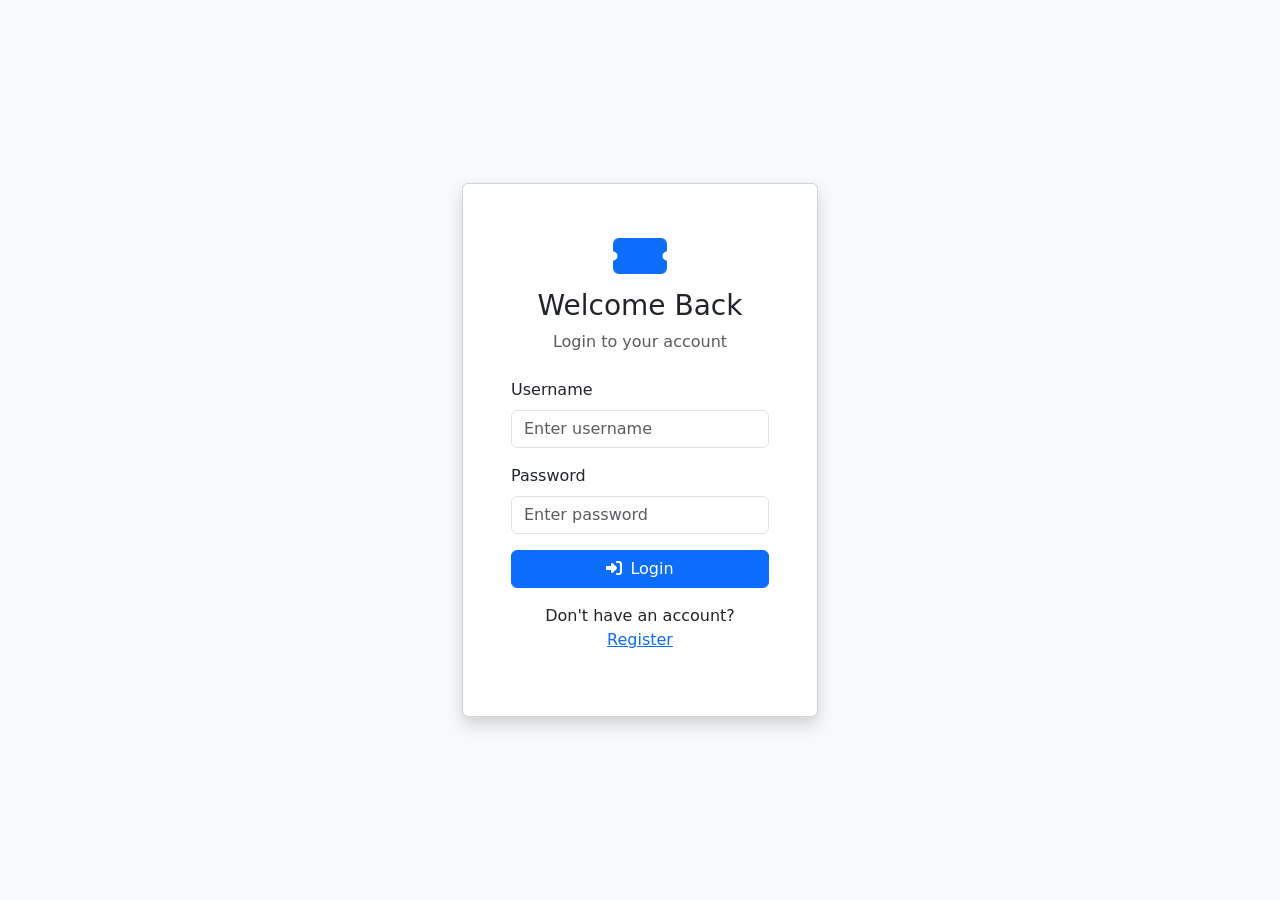
<file: frontend_v2/login.html>
<!DOCTYPE html>
<html lang="en">
<head>
    <meta charset="UTF-8">
    <meta name="viewport" content="width=device-width, initial-scale=1.0">
    <title>Login - TicketSaaS</title>
    <link href="https://cdn.jsdelivr.net/npm/bootstrap@5.3.0/dist/css/bootstrap.min.css" rel="stylesheet">
    <link rel="stylesheet" href="https://cdnjs.cloudflare.com/ajax/libs/font-awesome/6.4.0/css/all.min.css">
    <link rel="stylesheet" href="css/style.css">
</head>
<body class="bg-light">
    <div class="container">
        <div class="row justify-content-center min-vh-100 align-items-center">
            <div class="col-md-6 col-lg-4">
                <div class="card shadow">
                    <div class="card-body p-5">
                        <div class="text-center mb-4">
                            <i class="fas fa-ticket-alt fa-3x text-primary"></i>
                            <h3 class="mt-2">Welcome Back</h3>
                            <p class="text-muted">Login to your account</p>
                        </div>
                        <form id="loginForm">
                            <div class="mb-3">
                                <label for="username" class="form-label">Username</label>
                                <input type="text" class="form-control" id="username" placeholder="Enter username" required>
                            </div>
                            <div class="mb-3">
                                <label for="password" class="form-label">Password</label>
                                <input type="password" class="form-control" id="password" placeholder="Enter password" required>
                            </div>
                            <div id="loginError" class="alert alert-danger d-none"></div>
                            <button type="submit" class="btn btn-primary w-100">
                                <i class="fas fa-sign-in-alt me-2"></i>Login
                            </button>
                        </form>
                        <p class="text-center mt-3">
                            Don't have an account? <a href="register.html">Register</a>
                        </p>
                    </div>
                </div>
            </div>
        </div>
    </div>

    <script src="https://cdn.jsdelivr.net/npm/bootstrap@5.3.0/dist/js/bootstrap.bundle.min.js"></script>
    <script src="js/api.js"></script>
    <script src="js/auth.js"></script>
</body>
</html>
</file>
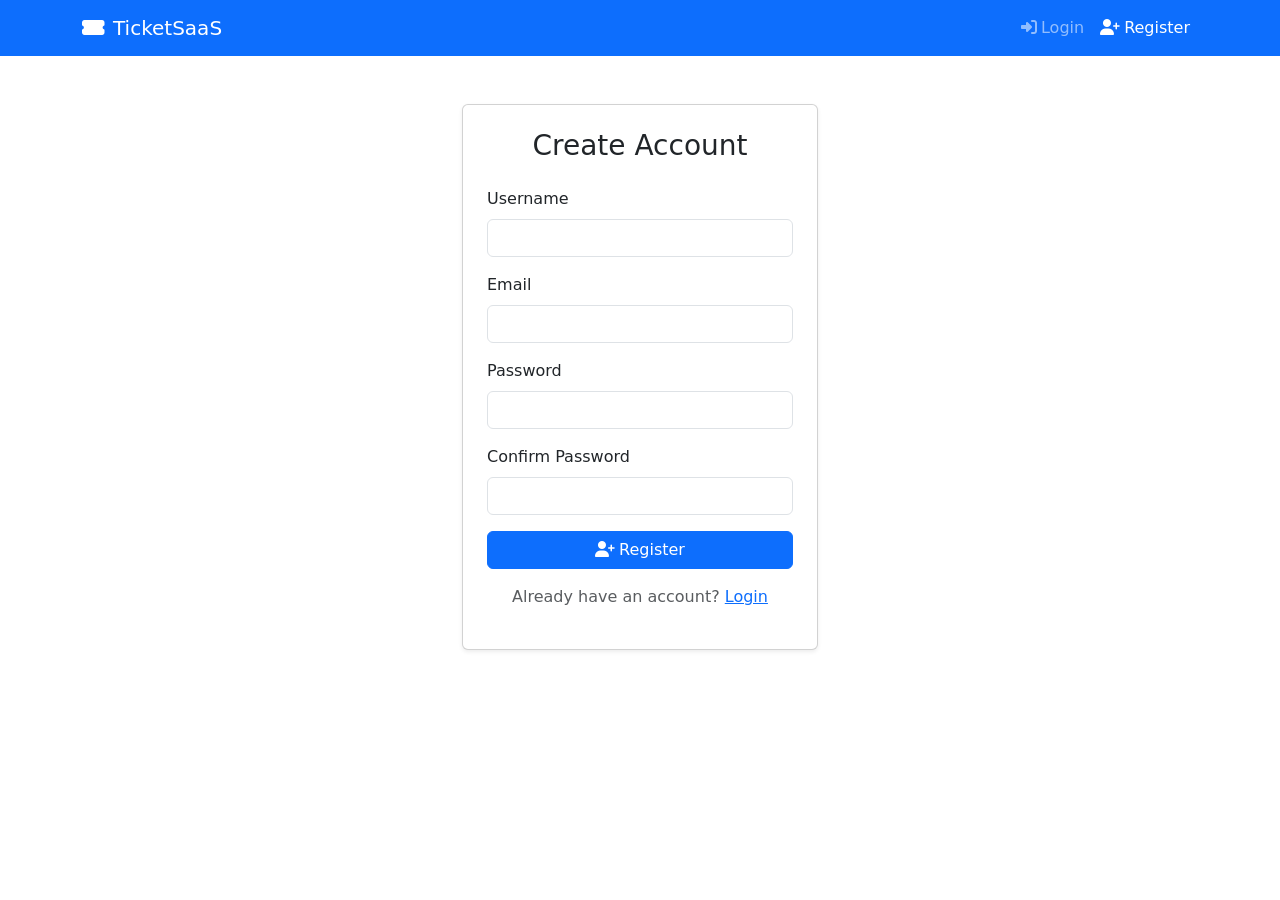
<file: frontend_v2/register.html>
<!DOCTYPE html>
<html lang="en">
<head>
    <meta charset="UTF-8">
    <meta name="viewport" content="width=device-width, initial-scale=1.0">
    <title>Register - TicketSaaS</title>
    <link href="https://cdn.jsdelivr.net/npm/bootstrap@5.3.0/dist/css/bootstrap.min.css" rel="stylesheet">
    <link rel="stylesheet" href="https://cdnjs.cloudflare.com/ajax/libs/font-awesome/6.4.0/css/all.min.css">
    <link rel="stylesheet" href="css/style.css">
</head>
<body>
    <!-- Navigation -->
    <nav class="navbar navbar-expand-lg navbar-dark bg-primary">
        <div class="container">
            <a class="navbar-brand" href="index.html">
                <i class="fas fa-ticket-alt me-2"></i>TicketSaaS
            </a>
            <button class="navbar-toggler" type="button" data-bs-toggle="collapse" data-bs-target="#navbarNav">
                <span class="navbar-toggler-icon"></span>
            </button>
            <div class="collapse navbar-collapse" id="navbarNav">
                <ul class="navbar-nav ms-auto">
                    <li class="nav-item">
                        <a class="nav-link" href="login.html">
                            <i class="fas fa-sign-in-alt me-1"></i>Login
                        </a>
                    </li>
                    <li class="nav-item">
                        <a class="nav-link active" href="register.html">
                            <i class="fas fa-user-plus me-1"></i>Register
                        </a>
                    </li>
                </ul>
            </div>
        </div>
    </nav>

    <!-- Register Form -->
    <div class="container py-5">
        <div class="row justify-content-center">
            <div class="col-md-6 col-lg-4">
                <div class="card shadow-sm">
                    <div class="card-body p-4">
                        <h3 class="text-center mb-4">Create Account</h3>
                        <div id="registerError" class="alert alert-danger d-none"></div>
                        <form id="registerForm">
                            <div class="mb-3">
                                <label for="username" class="form-label">Username</label>
                                <input type="text" class="form-control" id="username" required autocomplete="username">
                            </div>
                            <div class="mb-3">
                                <label for="email" class="form-label">Email</label>
                                <input type="email" class="form-control" id="email" required autocomplete="email">
                            </div>
                            <div class="mb-3">
                                <label for="password" class="form-label">Password</label>
                                <input type="password" class="form-control" id="password" required minlength="8" autocomplete="new-password">
                            </div>
                            <div class="mb-3">
                                <label for="password2" class="form-label">Confirm Password</label>
                                <input type="password" class="form-control" id="password2" required minlength="8" autocomplete="new-password">
                            </div>
                            <button type="submit" class="btn btn-primary w-100">
                                <i class="fas fa-user-plus me-1"></i>Register
                            </button>
                        </form>
                        <div class="text-center mt-3">
                            <p class="text-muted">Already have an account? <a href="login.html">Login</a></p>
                        </div>
                    </div>
                </div>
            </div>
        </div>
    </div>

    <script src="https://cdn.jsdelivr.net/npm/bootstrap@5.3.0/dist/js/bootstrap.bundle.min.js"></script>
    <script src="js/api.js"></script>
    <script src="js/auth.js"></script>
</body>
</html>
</file>
<file: frontend_v2/css/style.css>
/* Custom Styles */
:root {
    --primary-color: #0d6efd;
    --secondary-color: #6c757d;
    --success-color: #198754;
    --danger-color: #dc3545;
    --warning-color: #ffc107;
}

/* Hero Section */
.hero-section {
    padding: 80px 0;
    background: linear-gradient(135deg, #f8f9fa 0%, #e9ecef 100%);
}

.min-vh-75 {
    min-height: 75vh;
}

/* Cards */
.card {
    transition: transform 0.2s, box-shadow 0.2s;
}

.card:hover {
    transform: translateY(-4px);
    box-shadow: 0 8px 16px rgba(0,0,0,0.1) !important;
}

/* Status Badges */
.badge-status {
    padding: 6px 12px;
    border-radius: 20px;
    font-size: 0.75rem;
}

.badge-status-backlog { background-color: #e9ecef; color: #495057; }
.badge-status-todo { background-color: #0dcaf0; color: #000; }
.badge-status-in_progress { background-color: #0d6efd; color: #fff; }
.badge-status-review { background-color: #ffc107; color: #000; }
.badge-status-done { background-color: #198754; color: #fff; }
.badge-status-closed { background-color: #6c757d; color: #fff; }

/* Priority Badges */
.badge-priority {
    padding: 6px 12px;
    border-radius: 20px;
    font-size: 0.75rem;
}

.badge-priority-low { background-color: #d1e7dd; color: #0f5132; }
.badge-priority-medium { background-color: #fff3cd; color: #664d03; }
.badge-priority-high { background-color: #f8d7da; color: #842029; }
.badge-priority-critical { background-color: #dc3545; color: #fff; }

/* Ticket Board */
.ticket-board {
    display: grid;
    grid-template-columns: repeat(auto-fit, minmax(280px, 1fr));
    gap: 1.5rem;
}

.ticket-column {
    background: #f8f9fa;
    border-radius: 8px;
    padding: 1rem;
    min-height: 300px;
}

.ticket-column h6 {
    font-weight: 600;
    margin-bottom: 1rem;
    padding-bottom: 0.5rem;
    border-bottom: 2px solid #dee2e6;
}

.ticket-card {
    background: white;
    border-radius: 6px;
    padding: 1rem;
    margin-bottom: 0.75rem;
    box-shadow: 0 2px 4px rgba(0,0,0,0.05);
    cursor: pointer;
    transition: all 0.2s;
}

.ticket-card:hover {
    box-shadow: 0 4px 8px rgba(0,0,0,0.1);
    transform: translateY(-2px);
}

/* Loading Spinner */
.spinner-overlay {
    position: fixed;
    top: 0;
    left: 0;
    right: 0;
    bottom: 0;
    background: rgba(255,255,255,0.8);
    display: flex;
    align-items: center;
    justify-content: center;
    z-index: 9999;
}

/* Responsive */
@media (max-width: 768px) {
    .hero-section {
        padding: 40px 0;
    }
    
    .ticket-board {
        grid-template-columns: 1fr;
    }
}

/* Animations */
@keyframes fadeIn {
    from { opacity: 0; transform: translateY(20px); }
    to { opacity: 1; transform: translateY(0); }
}

.fade-in {
    animation: fadeIn 0.3s ease-in;
}
</file>
